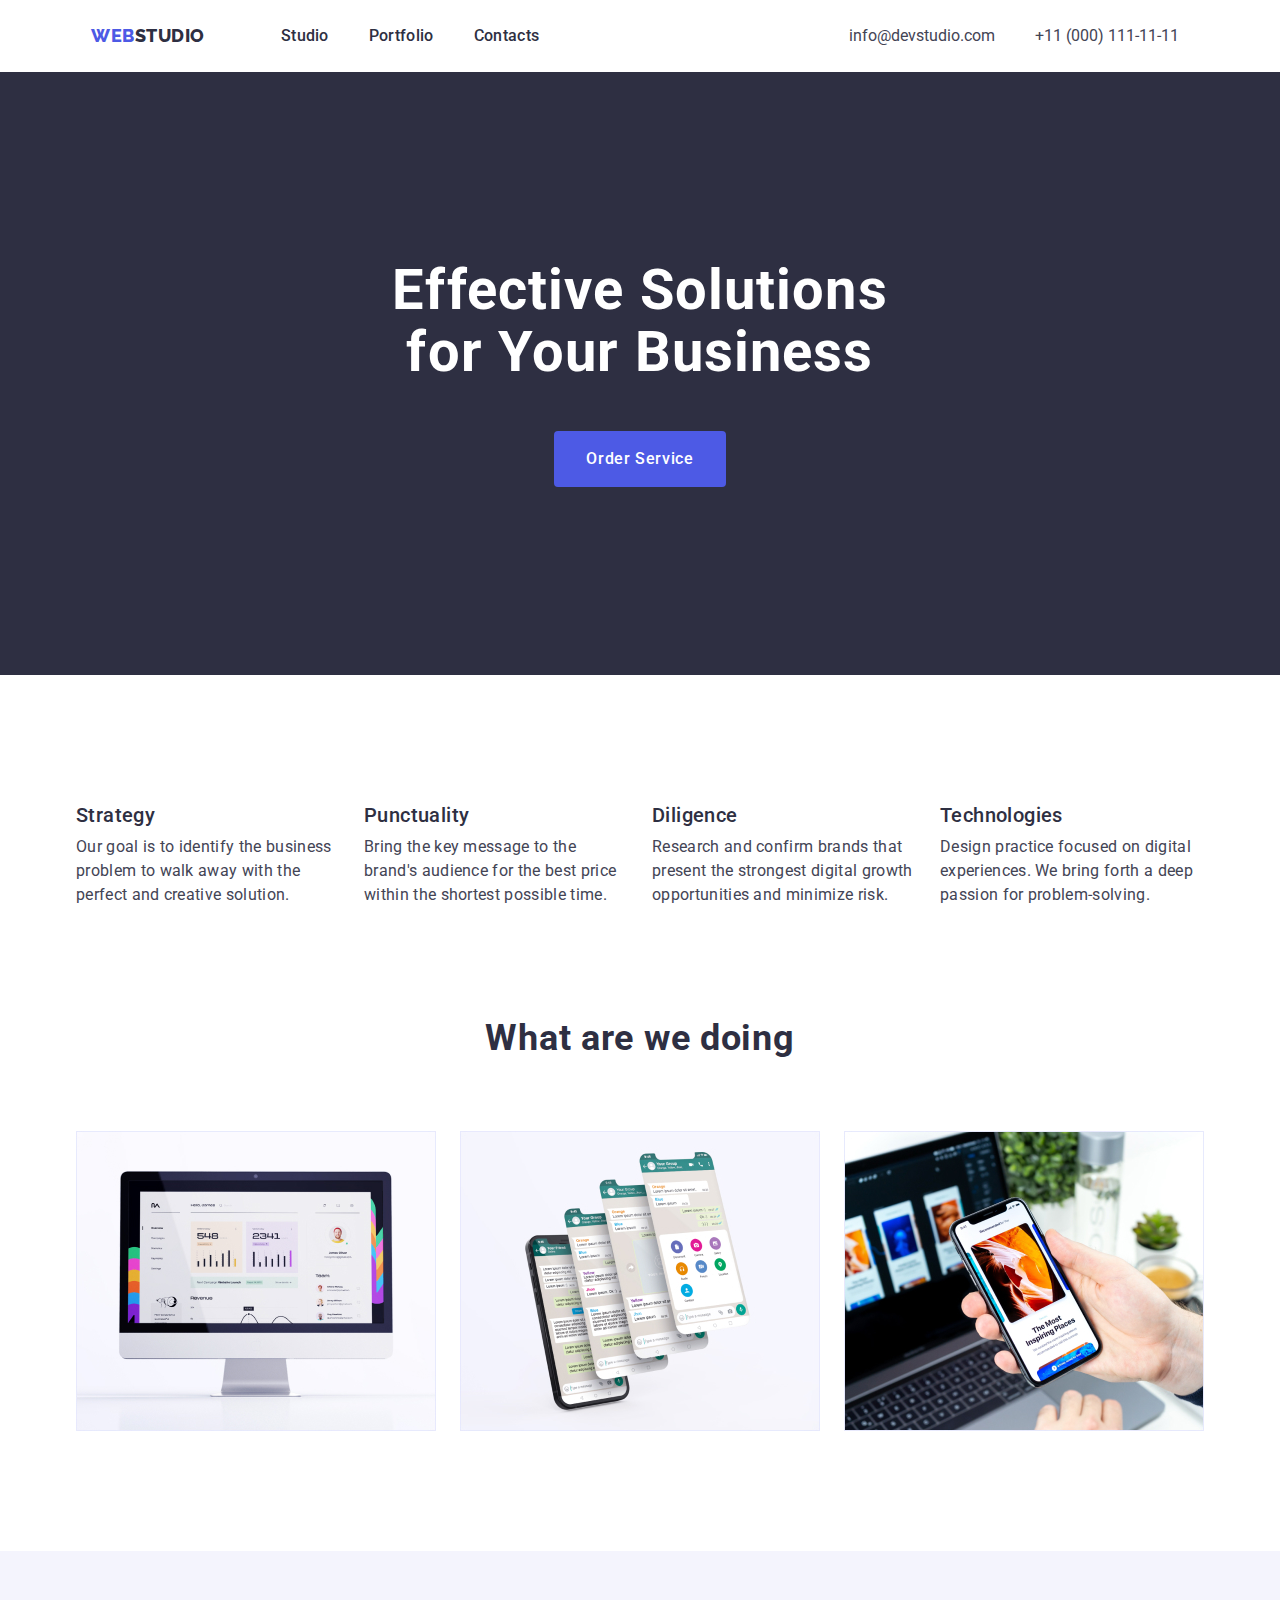
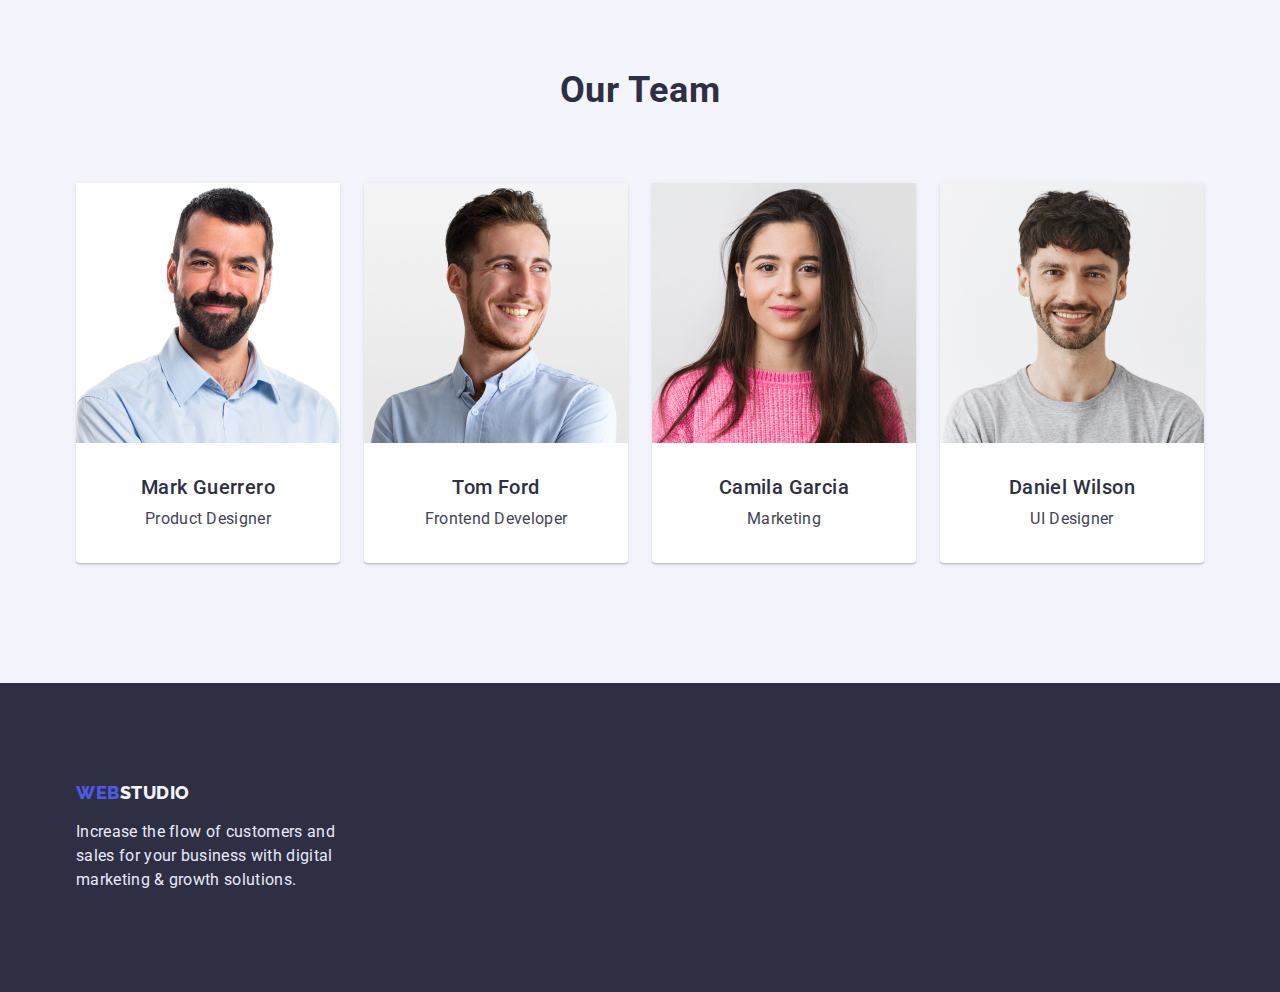
<file: index.html>
<!DOCTYPE html>
<html lang="en">

<head>
    <meta charset="UTF-8">
    <meta http-equiv="X-UA-Compatible" content="IE=edge">
    <meta name="viewport" content="width=device-width, initial-scale=1.0">
    <title>Business</title>
    <link
        href="https://fonts.googleapis.com/css2?family=Raleway:wght@800&family=Roboto:wght@400;500;700;900&display=swap"
        rel="stylesheet" />
    <link rel="stylesheet"
        href="https://cdnjs.cloudflare.com/ajax/libs/modern-normalize/1.1.0/modern-normalize.min.css" />
    <link rel="stylesheet" href="./css/styles.css">
    <!-- Нормалізація стилів-->
</head>

<body>
    <!--Header-->
    <header class="page-header container">
        <div class="container page-header-conteiner">
            <nav class="page-nav">
                <a class="logo-header" href="./index.html">Web<span class="header-logo-dark">Studio</span></a>
                <ul class="header-nav-buttons list">
                    <li class="header-button"><a class="header-button-link link" href="./index.html">Studio</a></li>
                    <li class="header-button"><a class="header-button-link link" href="./portfolio.html">Portfolio</a>
                    </li>
                    <li class="header-button"><a class="header-button-link link" href="">Contacts</a></li>
                </ul>
            </nav>
            <address class="header-adress">
                <ul class="address-list">
                    <li class="address-list-item">
                        <a class="address-list-link" href="mailto:info@devstudio.com">info@devstudio.com</a>
                    </li>
                    <li class="address-list-item">
                        <a class="address-list-link" href="tel:+110001111111">+11 (000) 111-11-11</a>
                    </li>
                </ul>
            </address>
        </div>
    </header>
    <!--Main-->
    <main class="main-page">
        <section class="hero">
            <div class="hero-section container">
                <h1 class="main-title">Effective Solutions for Your Business</h1>
                <button class="hero-button" type="button">Order Service</button>
            </div>
        </section>
        <section class="main-section-qualities">
            <div class="container">
                <!--<h2 class="main-title-qualities">Qualities</h2>-->
                <ul class="list-qualities list">
                    <li class="list-qualities-item">
                        <h3 class="section-title qualities">Strategy</h3>
                        <p class="main-page-text">Our goal is to identify the business
                            problem to walk away with the perfect and creative solution.</p>
                    </li>
                    <li class="list-qualities-item">
                        <h3 class="section-title qualities">Punctuality</h3>
                        <p class="main-page-text">Bring the key message to the brand's audience for the best
                            price
                            within
                            the shortest possible
                            time.</p>
                    </li>
                    <li class="list-qualities-item">
                        <h3 class="section-title qualities">Diligence</h3>
                        <p class="main-page-text">Research and confirm brands that present the strongest digital
                            growth
                            opportunities and minimize risk.</p>
                    </li>
                    <li class="list-qualities-item">
                        <h3 class="section-title qualities">Technologies</h3>
                        <p class="main-page-text">Design practice focused on digital experiences. We bring forth
                            a deep
                            passion for problem-solving.</p>
                    </li>
                </ul>
            </div>
        </section>

        <section class="main-section-doing">
            <div class="container">
                <h2 class="main-title-images">What are we doing</h2>
                <ul class="list-images-doings list">
                    <li class="list-images-item"><img class="picture-computer" src="./images/pc.jpg" alt="computer"
                            width="360"></li>
                    <li class="list-images-item"><img class="picture-screen" src="./images/screen.jpg" alt="screen"
                            width="360"></li>
                    <li class="list-images-item"><img class="picture-phone" src="./images/phone.jpg" alt="phone"
                            width="360"></li>
                </ul>
            </div>
        </section>

        <section class="main-section-images-team ">
            <div class="container">
                <h2 class="main-title-images">Our Team</h2>
                <ul class="list-our-team list">
                    <li class="list-our-team-item all-picture-team">
                        <img class="picture-designer " src="./images/mg.jpg" alt="Product Designer.jpg" width="264">
                        <div class="text-image-team">
                            <h3 class="section-title picture">Mark Guerrero</h3>
                            <p class="main-page-text our-team-dscr">Product Designer</p>
                        </div>
                    </li>
                    <li class="list-our-team-item all-picture-team">
                        <img class="picture-developer " src="./images/tf.jpg" alt="Frontend Developer" width="264">
                        <div class="text-image-team">
                            <h3 class="section-title picture">Tom Ford</h3>
                            <p class="main-page-text our-team-dscr">Frontend Developer</p>
                        </div>
                    </li>
                    <li class="list-our-team-item all-picture-team">
                        <img class="picture-marketing " src="./images/cg.jpg" alt="Marketing" width="264">
                        <div class="text-image-team">
                            <h3 class="section-title picture">Camila Garcia</h3>
                            <p class="main-page-text our-team-dscr">Marketing</p>
                        </div>
                    </li>
                    <li class="list-our-team-item all-picture-team">
                        <img class="picture-UI " src="./images/dw.jpg" alt="UI Designer" width="264">
                        <div class="text-image-team">
                            <h3 class="section-title picture">Daniel Wilson</h3>
                            <p class="main-page-text our-team-dscr">UI Designer</p>
                        </div>
                    </li>
                </ul>
            </div>
        </section>

    </main>
    <!--Footer-->

    <footer class="footer">
        <div class="container foter-wrap">
            <a class="footer-logo link" href="./index.html">Web<span class="footer-logo-white">Studio</span></a>
            <p class="text-footer">Increase the flow of customers and sales for your business with digital
                marketing &
                growth solutions.</p>
        </div>
    </footer>




</body>

</html>
</file>
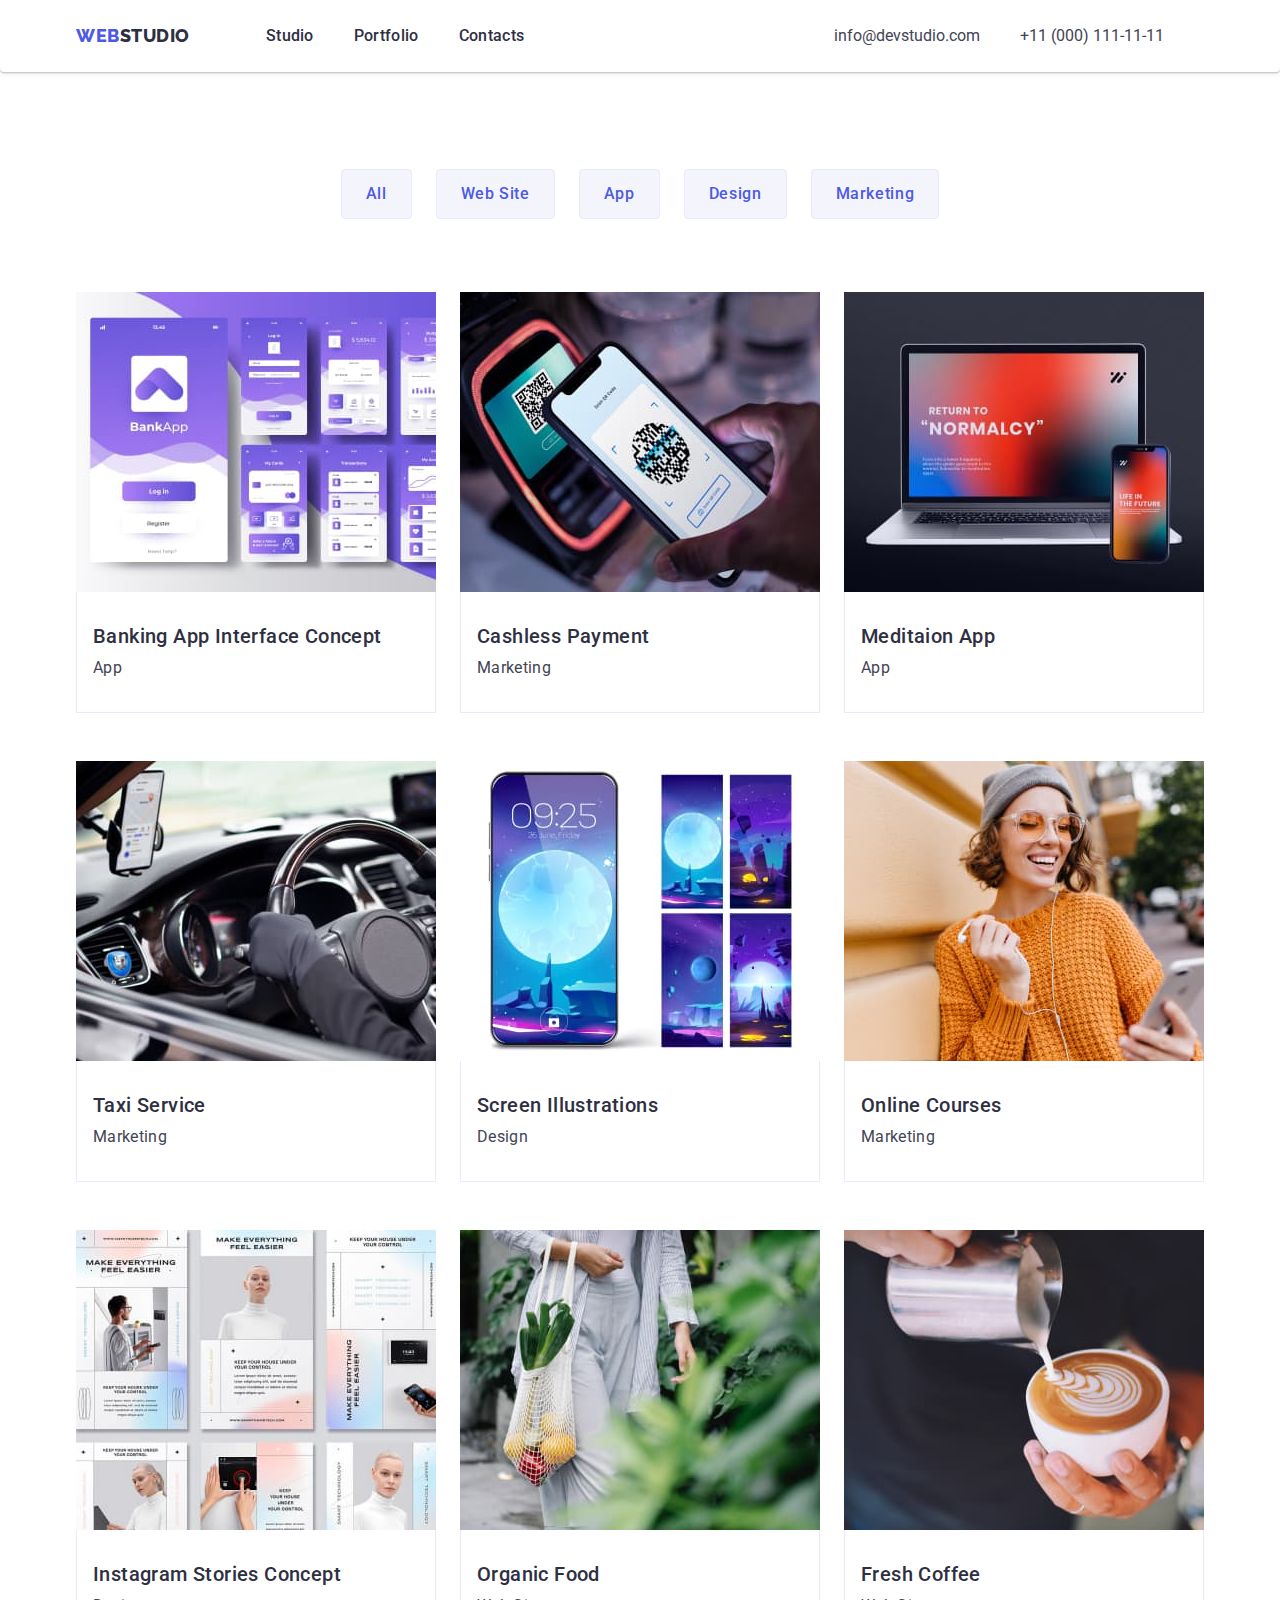
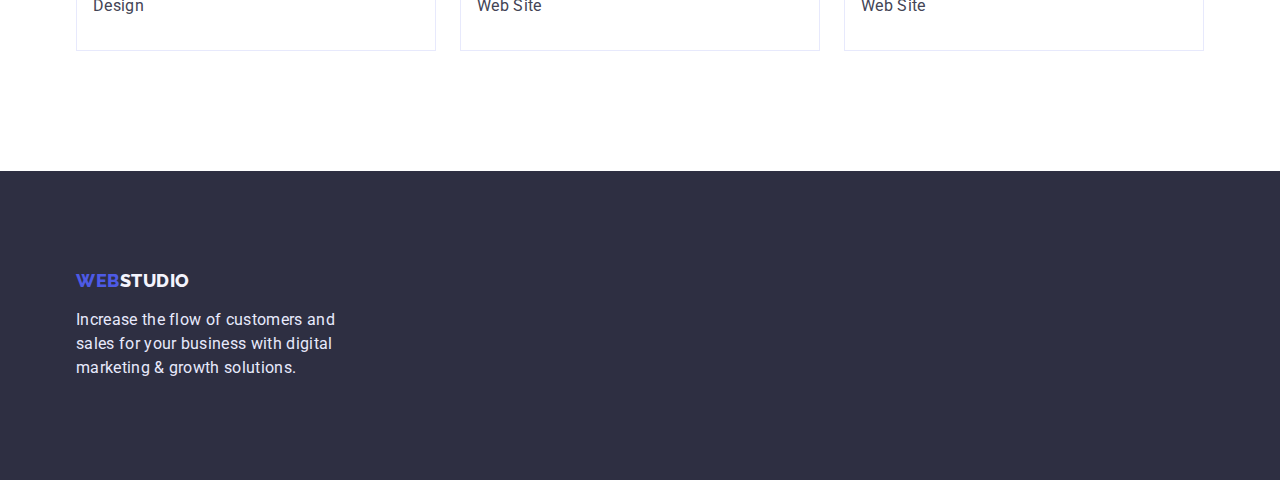
<file: portfolio.html>
<!DOCTYPE html>
<html lang="en">

<head>
    <meta charset="UTF-8">
    <meta http-equiv="X-UA-Compatible" content="IE=edge">
    <meta name="viewport" content="width=device-width, initial-scale=1.0">
    <title>Portfolio</title>
    <link rel="preconnect" href="https://fonts.googleapis.com">
    <link rel="preconnect" href="https://fonts.gstatic.com" crossorigin>
    <link
        href="https://fonts.googleapis.com/css2?family=Raleway:wght@800&family=Roboto:wght@400;500;700;900&display=swap"
        rel="stylesheet">
    <link rel="stylesheet"
        href="https://cdnjs.cloudflare.com/ajax/libs/modern-normalize/1.1.0/modern-normalize.min.css" />

    <link rel="stylesheet" href="./css/styles.css">


</head>

<body>
    <!--Header-->
    <header class="page-header-portfolio">
        <div class="container page-header-conteiner">
            <nav class="page-nav">
                <a class="logo-header" href="./index.html">Web<span class="header-logo-dark">Studio</span></a>
                <ul class="header-nav-buttons list">
                    <li class="header-button"><a class="header-button-link link" href="./index.html">Studio</a></li>
                    <li class="header-button"><a class="header-button-link link" href="./portfolio.html">Portfolio</a>
                    </li>
                    <li class="header-button"><a class="header-button-link link" href="">Contacts</a></li>
                </ul>
            </nav>
            <address class="header-address">
                <ul class="address-list">
                    <li class="address-list-item">
                        <a class="address-list-link" href="mailto:info@devstudio.com">info@devstudio.com</a>
                    </li>
                    <li class="address-list-item">
                        <a class="address-list-link" href="tel:+110001111111">+11 (000) 111-11-11</a>
                    </li>
                </ul>
            </address>
        </div>
    </header>
    <!--Main-->
    <main class="main-page-portfolio ">
        <section class=" main-page-section">
            <div class="container">
                <!--<h1 class="main-title-portfolio">Effective Solutions for Your Business</h1>-->
                <ul class="menu-buttons list">
                    <li class="list-item "><button class="menu-item-button" type="button">All</button>
                    </li>
                    <li class="list-item"><button class="menu-item-button " type="button">Web Site</button></li>
                    <li class="list-item"><button class="menu-item-button " type="button">App</button></li>
                    <li class="list-item"><button class="menu-item-button " type="button">Design</button></li>
                    <li class="list-item"><button class="menu-item-button " type="button">Marketing</button>
                    </li>
                </ul>
                <!--<h2 class="section-title">Apps and websites for business</h2>-->
                <ul class="list-images list ">
                    <li class="list-images-item ">
                        <img class="picture-banking-app" src="./images/bank-app.jpg" alt="banking-app" width="360">
                        <div class="border-img-portfolio">
                            <h2 class="section-title-portfolio">Banking App Interface Concept</h2>
                            <p class="main-page-text text-portfolio">App</p>
                        </div>
                    </li>
                    <li class="list-images-item ">
                        <img class="picture-payment" src="./images/payment.jpg" alt="payment" width="360">
                        <div class="border-img-portfolio">
                            <h2 class="section-title-portfolio">Cashless Payment</h2>
                            <p class="main-page-text text-portfolio">Marketing</p>
                        </div>

                    </li>
                    <li class="list-images-item ">
                        <img class="picture-meditation-app" src="./images/meditaion-app.jpg" alt="meditation-app"
                            width="360">
                        <div class="border-img-portfolio">
                            <h2 class="section-title-portfolio">Meditaion App</h2>
                            <p class="main-page-text text-portfolio">App</p>
                        </div>

                    </li>
                    <li class="list-images-item">
                        <img class="picture-taxi-service" src="./images/taxi-service.jpg" alt="taxi-service"
                            width="360">
                        <div class="border-img-portfolio">
                            <h2 class="section-title-portfolio">Taxi Service </h2>
                            <p class="main-page-text text-portfolio">Marketing</p>
                        </div>

                    </li>
                    <li class="list-images-item">
                        <img class="picture-screen-illustrations" src="./images/illustrations.jpg"
                            alt="screen-illustrations" width="360">
                        <div class="border-img-portfolio">
                            <h2 class="section-title-portfolio">Screen Illustrations</h2>
                            <p class="main-page-text text-portfolio">Design</p>
                        </div>

                    </li>
                    <li class="list-images-item">
                        <img class="picture-courses" src="./images/online-courses.jpg" alt="courses" width="360">
                        <div class="border-img-portfolio">
                            <h2 class="section-title-portfolio">Online Courses</h2>
                            <p class="main-page-text text-portfolio">Marketing</p>
                        </div>

                    </li>
                    <li class="list-images-item">
                        <img class="picture-instagram" src="./images/stories-concept.jpg" alt="instagram" width="360">
                        <div class="border-img-portfolio">
                            <h2 class="section-title-portfolio">Instagram Stories Concept</h2>
                            <p class="main-page-text text-portfolio">Design</p>
                        </div>

                    </li>
                    <li class="list-images-item">
                        <img class="picture-organic-food" src="./images/organic food.jpg" alt="organic-food"
                            width="360">
                        <div class="border-img-portfolio">
                            <h2 class="section-title-portfolio">Organic Food</h2>
                            <p class="main-page-text text-portfolio">Web Site</p>
                        </div>

                    </li>
                    <li class="list-images-item">
                        <img class="picture-fresh-cofee" src="./images/cofee.jpg" alt="fresh-cofee" width="360">
                        <div class="border-img-portfolio">
                            <h2 class="section-title-portfolio ">Fresh Coffee</h2>
                            <p class="main-page-text text-portfolio ">Web Site</p>
                        </div>
                    </li>
                </ul>
            </div>
        </section>

    </main>
    <!--Footer-->

    <footer class="footer">
        <div class="container foter-wrap">
            <a class="footer-logo link" href="./index.html">Web<span class="footer-logo-white">Studio</span></a>
            <p class="text-footer">Increase the flow of customers and sales for your business with digital
                marketing &
                growth solutions.</p>
        </div>
    </footer>

</body>



</html>
</file>
<file: css/styles.css>
:root {
 --iris: #4D5AE5;
 --ocean: #404BBF;
 --navy-blue: #2E2F42;
 --green: #31D0AA;
 --slate: #434455;
 --light-slate: #8E8F99;
 --cornflower: #E7E9FC;
 --cloud: #F4F4FD;
 --navy-blue-modal: #2E2F42;
 --white: #FFFFFF;
}

body {
    font-family: 'Roboto', sans-serif;
    color: var(--slate);
}

.container {
    width: 1158px;
    margin-left: auto;
    margin-right: auto;
    padding-left: 15px;
    padding-right: 15px;
}

h1,
h2,
h3,
h4,
p {
    margin-top: 0;
    margin-bottom: 0;
}

ul,
ol {
    margin-top: 0;
    margin-bottom: 0;
    padding-left: 0;
}

img {
    display: block;
}

button{
cursor: pointer;
}

.list{
list-style: none;
}

.link{
    text-decoration:none;
}



    
/*===============Header=================*/


.address-list-item {
list-style: none;
}

.address-list-link {
    text-decoration: none;
    font-style: normal;
    font-size: 16px;
    line-height: 1.5;
    color: var(--slate);
}

.address-list-link:hover,
.address-list-link:focus {
color: var(--ocean);
}

/* .header-nav-item {

}
.header-nav-link {

} */
.header-nav-link:hover, 
.header-nav-link:focus {
color: var(--ocean);
}

.logo-header {
    text-decoration: none;
    font-family: 'Raleway', sans-serif;
        font-weight: 800;
        font-size: 18px;
        line-height: 1.33;
        letter-spacing: 0.03em;
        text-transform: uppercase;
        color: var(--iris);
}

.header-logo-dark {
    color: var(--navy-blue);
}

.header-button-link {
    display: block;
    font-weight: 500;
    font-size: 16px;
    line-height: 1.5;
    letter-spacing: 0.02em;
    color: var(--navy-blue);
    padding-top: 24px;
   padding-bottom: 24px;

}

.header-button-link:hover,
.header-button-link:focus {
    color: var(--ocean);
}

/*===============Header=================*/


/*===============Main===================*/



.main-section{
    background: var(--navy-blue);
}

.section-title {
font-weight: 500;
font-size: 20px;
line-height: 1.2;
letter-spacing: 0.02em;
color: var(--navy-blue);

}
.section-title-portfolio{
font-weight: 500;
    font-size: 20px;
    line-height: 1.2;
    letter-spacing: 0.02em;
    color: var(--navy-blue);
}
.picture{
text-align: center;
}

.our-team-dscr {
    text-align: center;
}

.hero {
    text-align: center;
    background: #2E2F42;
    padding-top: 188px;
    padding-bottom: 188px;
}

.main-page-text {
font-size: 16px;
line-height: 1.5;
letter-spacing: 0.02em;
color: var(--slate);
}

.main-title-portfolio{
    font-size: 56px;
    line-height: 1.0;
    letter-spacing: 0.02em;
    color: var(--navy-blue);
}

.main-title{
    margin-left: auto;
    margin-right: auto;
    font-size: 56px;
    line-height: 1.1;
    letter-spacing: 0.02em;
    color: var(--white);
    width: 496px;
    text-align: center; 
          
         
}

.main-title-images {
    font-size: 36px;
    line-height: 1.11;
    letter-spacing: 0.02em;
    color: var(--navy-blue);
    text-align: center;

}



.list-our-team-item {
    background: #FFFFFF;
    box-shadow: 0px 1px 6px rgba(46, 47, 66, 0.08), 0px 1px 1px rgba(46, 47, 66, 0.16), 0px 2px 1px rgba(46, 47, 66, 0.08);
    border-radius: 0px 0px 4px 4px; 
}
 
.hero-button {
    padding-top: 16px;
    padding-bottom: 16px;
    padding-left: 32px;
    padding-right: 32px;
    border: 4px;
    border-radius: 4px;
    font-family: 'Roboto', sans-serif;
    font-weight: 500;
    font-size: 16px;
    line-height: 1.5;
    letter-spacing: 0.04em;
    cursor: pointer;
    background: var(--iris);
    color: var(--white); 
    }
    

.hero-button:hover,
.hero-button:focus {
    background: var(--ocean);
    color:var(--white);
}
.menu-item-button{
    font-family: 'Roboto',sans-serif;
    font-weight: 500;
    font-size: 16px;
    line-height: 1.5;
    letter-spacing: 0.04em;
    background: var(--white);
    color: var(--iris);
        
}
.menu-item-button:hover,
.menu-item-button:focus {
background: var(--ocean);
color:var(--white);
cursor: pointer;
}
 
/*===============Main===================*/


/*===============Footer=================*/
.footer-logo {
    text-decoration: none;
    font-family: 'Raleway',sans-serif; 
    font-weight: 800;
    font-size: 18px;
    line-height: 1.16;
    letter-spacing: 0.03em;
    text-transform: uppercase;
    color: var(--iris);
  
}

.footer-logo-white {
color: var(--cloud)
}
 
.footer {
    padding-top: 100px;
    padding-bottom: 100px;
    background-color: var(--navy-blue);
}



.text-footer{
    font-size: 16px;
    line-height: 1.5;
    letter-spacing: 0.02em;
    color: var(--cornflower);
    width: 264px;
    margin-top: 16px;
}

/*===============Footer=================*/

/*===============Header=================*/

.page-header-conteiner {
    display: flex;
    align-items: center;
    justify-content: space-between;
    /* padding-top: 24px;
    padding-bottom: 24px; */
    
     
}

/* .header-button{
padding-top: 24px;
padding-bottom: 24px;
} */

.page-nav {
    display: flex;
    align-items: center;
}

.address-list {
    display: flex;
    align-items: center;
}

.header-nav-buttons {
    display: flex;
    align-items: center;
}

.logo-header {
    margin-right: 76px;
 
}

.header-button:not(:last-child) {
    margin-right: 40px;}
    
.address-list-link{

    margin-right: 40px;
}
/*===============Header=================*/

/*===============Main===================*/

 




.hero-button{
margin-top: 48px;

}

.main-section-qualities{
 padding-top: 128px;
 padding-bottom: 112x;   
}
.qualities{
margin-bottom: 8px;
}
.main-section-doing {
padding-top: 112px;
padding-bottom: 120px;

}

/* .main-section-images-team{
padding-top: 120px;

} */

.main-title-images {
   margin-bottom: 72px; 
}

.list-qualities {
display: flex;
}

.list-qualities-item {
    max-width: 264px;
    margin-right: 24px;
}

.list-qualities-item {
    flex-basis: calc((100% - 72px) / 4);
    margin-right: 24px;
}

.list-qualities-item:nth-child(4n) {
    margin-right: 0;
}

.list-images-doings{
display: flex;
flex-wrap:wrap;
}


.list-images-doings-item:nth-child(3n){
margin-right: 0px;
}

.list-our-team{
display: flex;
flex-wrap: wrap;
gap: 24px;
}

.main-section-images-team{
padding-top: 120px;
padding-bottom: 120px;
background-color:#F4F4FD ;

}


.text-image-team {
padding-top: 32px;
padding-bottom: 32px;
}

.picture {
margin-bottom: 8px;
}
/*===============Portfolio===================*/

.page-header-portfolio{
background: var(--white);
    box-shadow: 0px 1px 6px rgba(46, 47, 66, 0.08), 0px 1px 1px rgba(46, 47, 66, 0.16), 0px 2px 1px rgba(46, 47, 66, 0.08);
    border-radius: 0px 0px 4px 4px;
    border: 1px var(--cornflower);
}

/*background: var(--white);
border-bottom: 1px solid var(--cornflower);
box-shadow:(0px 4px 4px rgba(0, 0, 0, 0.25)), */

.menu-buttons{
display: flex;
flex-wrap: wrap;
gap: 24px;
justify-content: center;
}

.main-page-section{
padding-top: 97px;
padding-bottom: 120px;
}
.menu-item-button{
padding-top: 12px;
padding-bottom: 12px;
padding-left: 24px;
padding-right: 24px;
border-radius: 4px;
background: var(--cloud);
border: 1px solid #E7E9FC;
}

.list-images{
margin-top: 73px;
display: flex;
flex-wrap: wrap;
}



.text-portfolio{
margin-top: 8px;
}



.border-img-portfolio{
    border-right: 1px solid var(--cornflower);
    border-bottom: 1px solid var(--cornflower);
    border-left: 1px solid var(--cornflower);
    padding-top: 32px;
    padding-left: 16px;
    padding-bottom: 32px;
}

.list-images-item{
width: 360px;
margin-right: 24px;
margin-bottom:48px;;
}
.list-images-item:nth-child(3n) {
    margin-right: 0px;
}

.list-images-item:nth-last-child(-n+3){
margin-bottom: 0px;

}




/*===============Portfolio===================*/


/*===============Main===================*/



/*===============Footer=================*/







/*===============Footer=================*/
</file>
